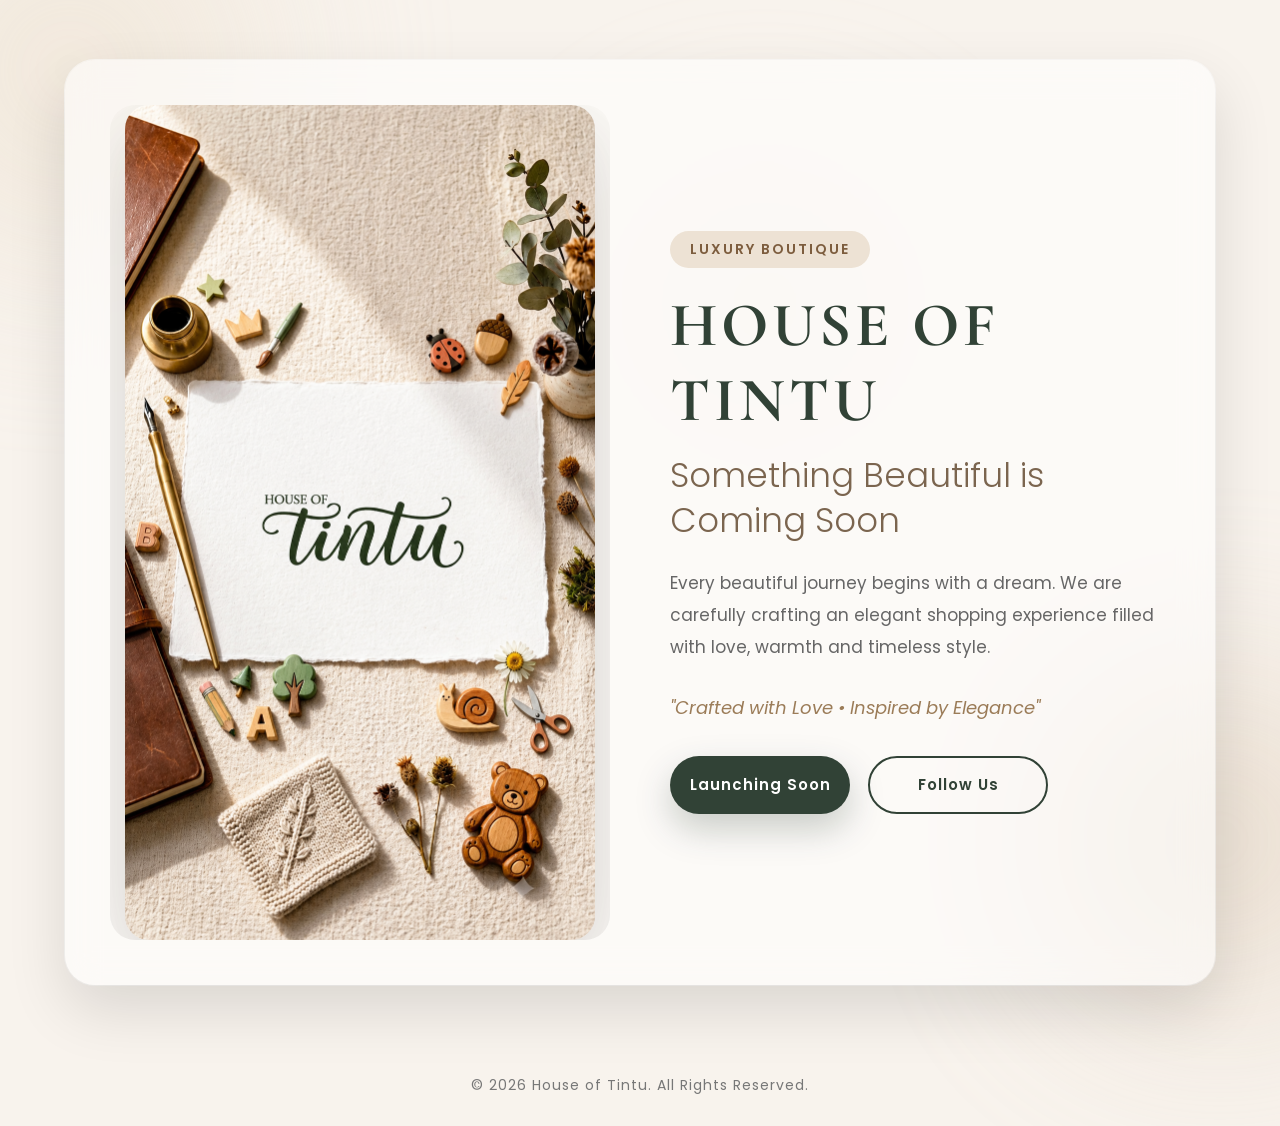
<file: index.html>
<!DOCTYPE html>
<html lang="en">

<head>

    <meta charset="UTF-8">
    <meta name="viewport" content="width=device-width, initial-scale=1.0">

    <title>House of Tintu | Coming Soon</title>

    <meta name="description"
        content="House of Tintu - Premium Baby & Kids Boutique. Something Beautiful is Coming Soon.">

    <link rel="preconnect" href="https://fonts.googleapis.com">

    <link rel="preconnect" href="https://fonts.gstatic.com" crossorigin>

    <link href="https://fonts.googleapis.com/css2?family=Cormorant+Garamond:wght@400;500;600;700&family=Poppins:wght@300;400;500;600&display=swap"
        rel="stylesheet">

    <link rel="stylesheet" href="style.css">

</head>

<body>

<div class="loader">

    <div class="loader-circle"></div>

</div>

<div class="bg-shape one"></div>
<div class="bg-shape two"></div>
<div class="bg-shape three"></div>

<section class="hero">

    <div class="glass-card">

        <div class="image-box">

            <img src="banner.png" alt="House of Tintu">

        </div>

        <div class="content">

            <span class="tag">
                Luxury Boutique
            </span>

            <h1>

                HOUSE OF TINTU

            </h1>

            <h2>

                Something Beautiful is Coming Soon

            </h2>

            <p>

                Every beautiful journey begins with a dream.

                We are carefully crafting an elegant shopping experience filled with love, warmth and timeless style.

            </p>

            <div class="quote">

                "Crafted with Love • Inspired by Elegance"

            </div>

            <div class="buttons">

                <a href="#" class="btn primary">

                    Launching Soon

                </a>

                <a href="#" class="btn secondary">

                    Follow Us

                </a>

            </div>

        </div>

    </div>

</section>

<footer>

    © 2026 House of Tintu. All Rights Reserved.

</footer>

<script src="script.js"></script>

</body>

</html>
</file>
<file: style.css>
*{
    margin:0;
    padding:0;
    box-sizing:border-box;
}

html{
    scroll-behavior:smooth;
}

body{

    font-family:'Poppins',sans-serif;
    background:#f8f3ed;
    overflow-x:hidden;
    min-height:100vh;
    color:#2f2f2f;
    position:relative;
}

/* Background */

.bg-shape{

    position:fixed;
    border-radius:50%;
    filter:blur(100px);
    opacity:.45;
    animation:float 10s ease-in-out infinite;
    z-index:-1;

}

.one{

    width:380px;
    height:380px;
    background:#eadcc7;
    left:-120px;
    top:-120px;

}

.two{

    width:320px;
    height:320px;
    background:#d7c2aa;
    right:-100px;
    bottom:-100px;
    animation-delay:2s;

}

.three{

    width:250px;
    height:250px;
    background:#f1e8dc;
    left:50%;
    top:20%;
    animation-delay:4s;

}

@keyframes float{

0%,100%{

transform:translateY(0px);

}

50%{

transform:translateY(-25px);

}

}

/* Loader */

.loader{

position:fixed;
left:0;
top:0;
width:100%;
height:100%;
background:#f8f3ed;
display:flex;
justify-content:center;
align-items:center;
z-index:9999;

}

.loader-circle{

width:70px;
height:70px;
border-radius:50%;
border:4px solid #d9c8af;
border-top:4px solid #7a5d42;
animation:spin 1s linear infinite;

}

@keyframes spin{

100%{

transform:rotate(360deg);

}

}

/* Hero */

.hero{

min-height:100vh;
display:flex;
justify-content:center;
align-items:center;
padding:60px 20px;

}

.glass-card{

max-width:1150px;
width:100%;
display:flex;
align-items:center;
justify-content:center;
gap:60px;

padding:45px;

background:rgba(255,255,255,.58);

backdrop-filter:blur(16px);

border-radius:30px;

box-shadow:

0 25px 60px rgba(0,0,0,.12),

0 0 0 1px rgba(255,255,255,.6);

animation:fadeUp 1.2s ease;

}

@keyframes fadeUp{

from{

opacity:0;
transform:translateY(50px);

}

to{

opacity:1;
transform:translateY(0);

}

}

.image-box{

flex:1;
display:flex;
justify-content:center;

}

.image-box img{

width:100%;
max-width:470px;

border-radius:24px;

box-shadow:

0 25px 50px rgba(0,0,0,.18);

transition:.5s;

animation:floating 5s ease-in-out infinite;

}

.image-box img:hover{

transform:scale(1.03);

}

@keyframes floating{

0%,100%{

transform:translateY(0);

}

50%{

transform:translateY(-12px);

}

}

.content{

flex:1;

}

.tag{

display:inline-block;

padding:8px 20px;

border-radius:50px;

background:#ede2d4;

color:#7d5d3e;

font-size:14px;

letter-spacing:2px;

text-transform:uppercase;

margin-bottom:20px;

font-weight:600;

}

.content h1{

font-family:'Cormorant Garamond',serif;

font-size:62px;

font-weight:700;

letter-spacing:4px;

color:#314236;

margin-bottom:15px;

}

.content h2{

font-size:34px;

font-weight:300;

color:#7b654f;

margin-bottom:25px;

line-height:1.3;

}

.content p{

font-size:17px;

line-height:1.9;

color:#666;

margin-bottom:30px;

}

.quote{

font-style:italic;

font-size:18px;

color:#9b7c58;

margin-bottom:35px;

}


/* ===========================
   BUTTONS
=========================== */

.buttons{
    display:flex;
    gap:18px;
    flex-wrap:wrap;
}

.btn{

    position:relative;
    overflow:hidden;

    display:inline-flex;
    align-items:center;
    justify-content:center;

    min-width:180px;
    height:58px;

    border-radius:60px;

    text-decoration:none;

    font-size:15px;
    font-weight:600;

    letter-spacing:1px;

    transition:.4s;

}

.primary{

    background:#314236;
    color:#fff;

    box-shadow:0 15px 35px rgba(49,66,54,.25);

}

.primary:hover{

    transform:translateY(-5px);

    background:#24352a;

    box-shadow:0 25px 45px rgba(49,66,54,.35);

}

.secondary{

    background:transparent;

    border:2px solid #314236;

    color:#314236;

}

.secondary:hover{

    background:#314236;

    color:#fff;

}

/* Ripple */

.ripple{

position:absolute;

border-radius:50%;

transform:scale(0);

animation:ripple .6s linear;

background:rgba(255,255,255,.5);

}

@keyframes ripple{

to{

transform:scale(4);

opacity:0;

}

}

/* ===========================
FOOTER
=========================== */

footer{

padding:30px 20px;

text-align:center;

font-size:14px;

color:#777;

letter-spacing:1px;

}

/* ===========================
SCROLLBAR
=========================== */

::-webkit-scrollbar{

width:10px;

}

::-webkit-scrollbar-thumb{

background:#c7ae8b;

border-radius:20px;

}

::-webkit-scrollbar-track{

background:#f4eee8;

}

/* ===========================
SHOW ANIMATION
=========================== */

.glass-card,
.content,
.image-box{

opacity:0;

transform:translateY(40px);

transition:all 1s ease;

}

.show{

opacity:1;

transform:translateY(0);

}

/* ===========================
HOVER IMAGE
=========================== */

.image-box{

overflow:hidden;

border-radius:25px;

}

.image-box img{

transition:1s;

}

.image-box:hover img{

transform:scale(1.04);

}

/* ===========================
TEXT ANIMATION
=========================== */

.content h1{

animation:title 2s ease;

}

@keyframes title{

0%{

opacity:0;

transform:translateY(40px);

}

100%{

opacity:1;

transform:translateY(0);

}

}

.content h2{

animation:title2 2.3s ease;

}

@keyframes title2{

0%{

opacity:0;

transform:translateY(30px);

}

100%{

opacity:1;

transform:translateY(0);

}

}

/* ===========================
RESPONSIVE
=========================== */

@media(max-width:992px){

.glass-card{

flex-direction:column;

padding:35px;

text-align:center;

gap:35px;

}

.content h1{

font-size:48px;

}

.content h2{

font-size:28px;

}

.buttons{

justify-content:center;

}

.image-box img{

max-width:500px;

}

}

@media(max-width:768px){

.hero{

padding:25px;

}

.glass-card{

padding:25px;

border-radius:22px;

}

.content h1{

font-size:38px;

letter-spacing:2px;

}

.content h2{

font-size:22px;

}

.content p{

font-size:15px;

line-height:1.8;

}

.quote{

font-size:16px;

}

.image-box img{

max-width:100%;

}

.btn{

width:100%;

}

.buttons{

flex-direction:column;

}

}

@media(max-width:480px){

body{

padding:0;

}

.glass-card{

border-radius:0;

min-height:100vh;

box-shadow:none;

background:rgba(255,255,255,.72);

}

.content h1{

font-size:30px;

}

.content h2{

font-size:18px;

}

.tag{

font-size:11px;

}

footer{

font-size:12px;

padding-bottom:25px;

}

}

/* ===========================
FLOATING EFFECT
=========================== */

.glass-card{

animation:cardFloat 6s ease-in-out infinite;

}

@keyframes cardFloat{

0%,100%{

transform:translateY(0);

}

50%{

transform:translateY(-6px);

}

}

/* ===========================
IMAGE SHADOW
=========================== */

.image-box img{

filter:drop-shadow(0 30px 45px rgba(0,0,0,.15));

}

/* ===========================
GLASS SHINE
=========================== */

.glass-card::before{

content:"";

position:absolute;

left:-120%;

top:0;

width:80%;

height:100%;

background:linear-gradient(90deg,
transparent,
rgba(255,255,255,.45),
transparent);

transform:skewX(-25deg);

animation:shine 6s infinite;

pointer-events:none;

}

.glass-card{

position:relative;

overflow:hidden;

}

@keyframes shine{

100%{

left:150%;

}

}
</file>
